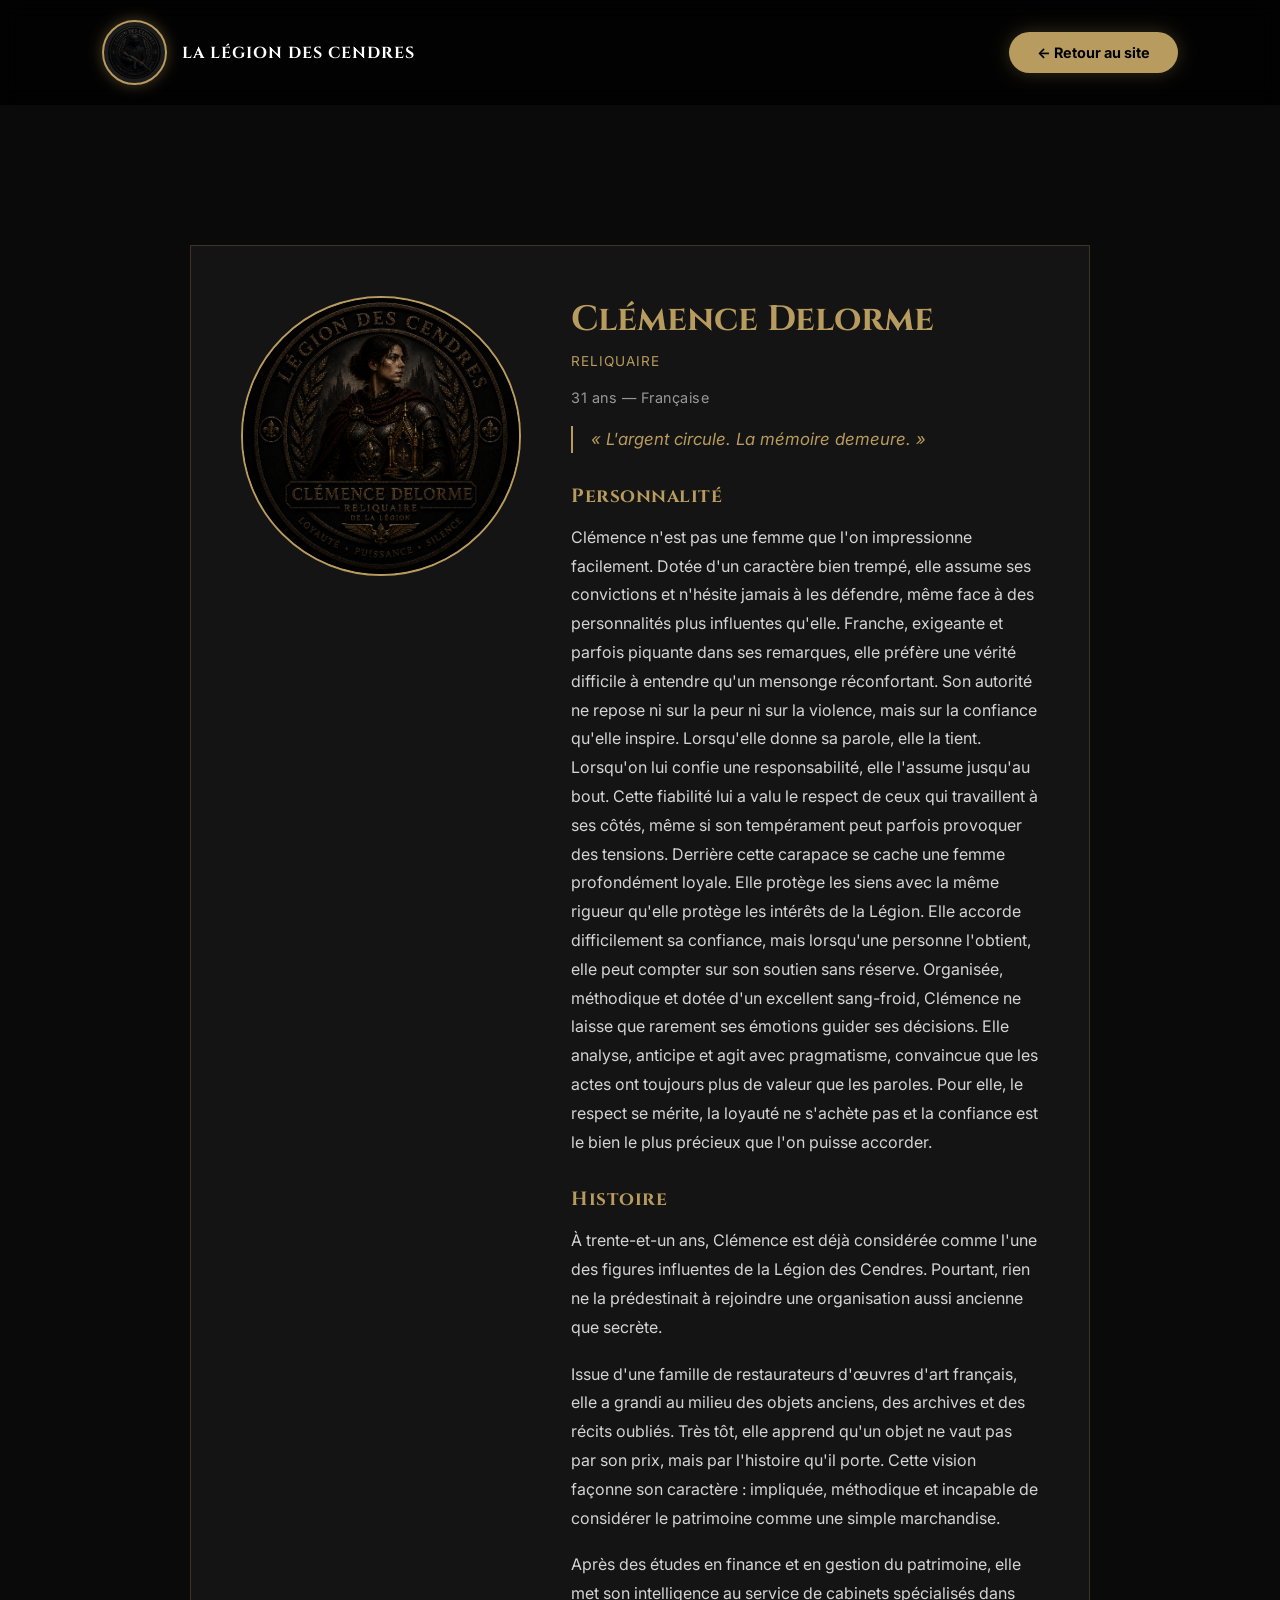
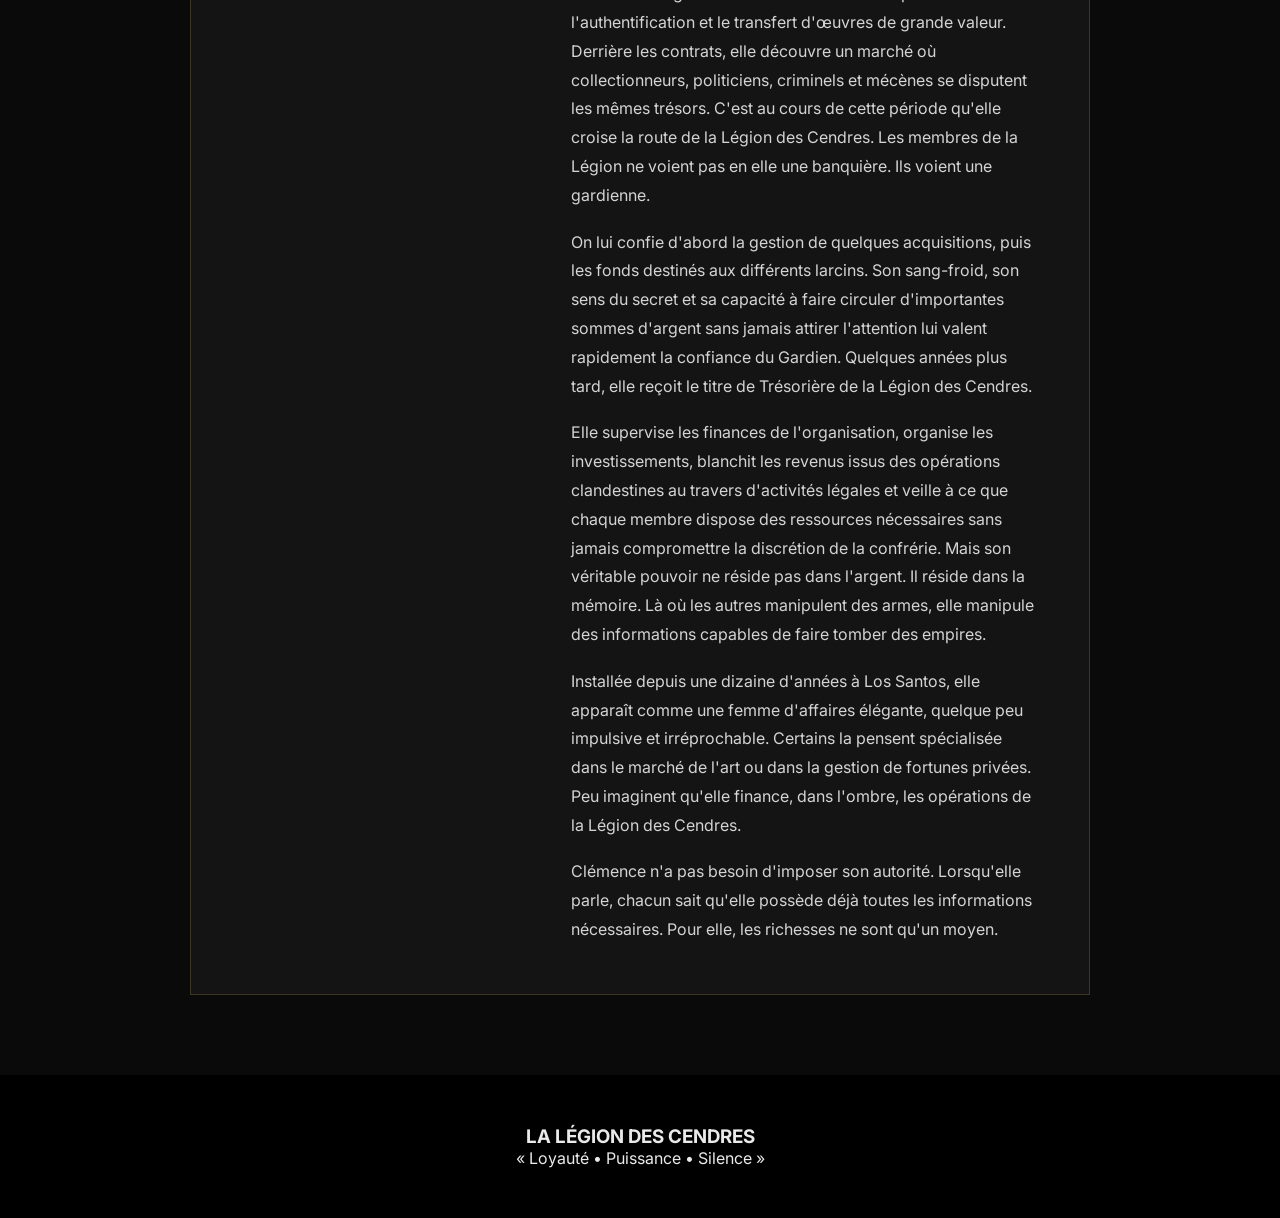
<file: equipe/clemence-delorme.html>
<!DOCTYPE html>
<html lang="fr">
<head>
    <meta charset="UTF-8">
    <meta name="viewport" content="width=device-width, initial-scale=1.0">
    <title>Fiche Membre — La Légion des Cendres</title>
    <link rel="preconnect" href="https://fonts.googleapis.com">
    <link href="https://fonts.googleapis.com/css2?family=Cinzel:wght@400;600;700&family=Inter:wght@300;400;500;600&display=swap" rel="stylesheet">
    <link rel="stylesheet" href="../style.css">
    <link rel="icon" type="image/png" href="../assets/img/logo.png">
</head>
<body class="fiche-page">

<header class="fiche-header">
    <a href="../index.html" class="logo">
        <img src="../assets/img/logo.png" alt="Logo Légion des Cendres">
        <span>LA LÉGION DES CENDRES</span>
    </a>
    <a href="../index.html" class="btn fiche-retour">← Retour au site</a>
</header>

<section class="fiche-membre">
    <div class="fiche-card" id="ficheCard">
        <p class="fiche-loading">Chargement de la fiche...</p>
    </div>
</section>

<footer>
    <h3>LA LÉGION DES CENDRES</h3>
    <p>« Loyauté • Puissance • Silence »</p>
</footer>

<script src="../equipe-fiche.js"></script>

</body>
</html>
</file>
<file: style.css>
*{
    margin:0;
    padding:0;
    box-sizing:border-box;
    scroll-behavior:smooth;
}

body{
    font-family:'Inter',sans-serif;
    background:#0a0a0a;
    color:#eaeaea;
    overflow-x:hidden;
    user-select:none;
    -webkit-user-select:none;
    -moz-user-select:none;
    -ms-user-select:none;
}

nav{
    position:fixed;
    width:100%;
    top:0;
    left:0;
    display:flex;
    justify-content:space-between;
    align-items:center;
    padding:20px 8%;
    background:rgba(0,0,0,.8);
    backdrop-filter:blur(10px);
    z-index:1000;
}

.logo{
    display:flex;
    align-items:center;
    gap:15px;
}

.logo span{
    font-family:'Cinzel',serif;
    font-weight:700;
    color:#fff;
    letter-spacing:1px;
}

.logo img{
    width:65px;
    height:65px;
    border-radius:50%;
    object-fit:cover;
    padding:4px;
    background:radial-gradient(circle,#2b2b2b 0%,#151515 100%);
    border:2px solid #b89b5e;
    box-shadow:0 0 15px rgba(184,155,94,.4);
    transition:.3s;
}

.logo img:hover{
    transform:scale(1.08);
    box-shadow:0 0 15px rgba(184,155,94,.6),0 0 30px rgba(184,155,94,.3);
}

nav ul{
    display:flex;
    list-style:none;
    gap:30px;
}

nav a{
    text-decoration:none;
    color:white;
    transition:.3s;
}

nav a:hover{
    color:#b89b5e;
}

.hero{
    position:relative;
    height:100vh;
    background:
    linear-gradient(rgba(0,0,0,.15),rgba(0,0,0,.35)),
    url("./assets/img/baniere.png");
    background-size:cover;
    background-position:center;
    background-repeat:no-repeat;
}

.hero-btn{
    position:absolute;
    left:50%;
    bottom:12%;
    transform:translateX(-50%);
}

.btn{
    padding:18px 50px;
    background:#b89b5e;
    color:#000;
    text-decoration:none;
    font-weight:700;
    font-size:1rem;
    border-radius:50px;
    box-shadow:0 0 20px rgba(184,155,94,.3);
    transition:.3s ease;
}

.btn:hover{
    box-shadow:0 0 30px rgba(184,155,94,.6);
}

.section{
    padding:120px 10%;
}

.dark{
    background:#131313;
}

.section h2{
    font-family:'Cinzel',serif;
    font-size:3rem;
    margin-bottom:40px;
    color:#b89b5e;
    text-align:center;
}

.section p{
    line-height:1.8;
    max-width:900px;
    margin:auto;
    text-align:center;
}

.cards{
    display:grid;
    grid-template-columns:repeat(auto-fit,minmax(250px,1fr));
    gap:30px;
    margin-top:50px;
}

.card{
    background:#1b1b1b;
    padding:40px;
    border:1px solid #333;
    text-align:center;
    transition:.4s;
}

.card:hover{
    transform:translateY(-10px);
    border-color:#b89b5e;
}

/* Organisation */

.hierarchy{
    display:flex;
    flex-direction:column;
    align-items:center;
    gap:80px;
    margin-top:70px;
}

.level{
    display:flex;
    justify-content:center;
    align-items:stretch;
    gap:40px;
    position:relative;
}

.level-1::after{
    content:"";
    position:absolute;
    width:2px;
    height:55px;
    background:#b89b5e;
    left:50%;
    bottom:-68px;
    transform:translateX(-50%);
}

.level-2::after{
    content:"";
    position:absolute;
    width:55%;
    height:2px;
    background:#b89b5e;
    bottom:-40px;
    left:22.5%;
}

.level-1 .grade-card{
    width:500px;
}

.level-2 .grade-card{
    width:420px;
}

.level-3 .grade-card{
    width:340px;
}

.grade-card{
    background:#141414;
    border:1px solid rgba(184,155,94,.25);
    overflow:hidden;
    transition:.4s ease;

    display:flex;
    flex-direction:column;

    min-height:650px;
}

.grade-card:hover{
    transform:translateY(-10px);
    border-color:#b89b5e;

    box-shadow:
        0 0 20px rgba(184,155,94,.15),
        0 0 40px rgba(184,155,94,.08);
}

.grade-card img{
    width:100%;
    height:auto;
    display:block;
    transition:.5s;
}

.grade-card:hover img{
    transform:scale(1.05);
}

.grade-content{
    padding:30px;

    display:flex;
    flex-direction:column;

    flex:1;

    text-align:center;
}

.grade-content h3{
    font-family:'Cinzel',serif;
    color:#b89b5e;
    margin-bottom:20px;
    font-size:2rem;
}

.grade-content p{
    color:#d4d4d4;
    line-height:1.7;

    min-height:90px;

    display:flex;
    align-items:center;
    justify-content:center;

    margin-bottom:25px;
}

.grade-btn{
    display:inline-block;

    padding:12px 25px;

    border:1px solid #b89b5e;

    color:#b89b5e;
    text-decoration:none;

    transition:.3s;

    margin-top:auto;
}

.grade-btn:hover{
    background:#b89b5e;
    color:#000;
}

.serment{
    padding:540px 10%;
    text-align:center;
    background:url("./assets/img/serment.png");
    background-size:cover;
    background-position:center;
}

blockquote{
    max-width:900px;
    margin:auto;
    font-size:1.4rem;
    line-height:2;
    background:rgba(0,0,0,.6);
    padding:50px;
}

form{
    max-width:700px;
    margin:auto;
    display:flex;
    flex-direction:column;
    gap:20px;
}

input,textarea{
    padding:15px;
    background:#1b1b1b;
    border:none;
    color:white;
}

textarea{
    height:180px;
    resize:none;
}

.custom-select{
    position:relative;
    width:100%;
}
.selected{
    background:#151515;
    border:1px solid #b89b5e;
    padding:15px;
    color:white;
    cursor:pointer;
    position:relative;
}
.selected::after{
    content:"";
    position:absolute;
    top:50%;
    right:20px;

    width:8px;
    height:8px;

    border-right:2px solid #b89b5e;
    border-bottom:2px solid #b89b5e;

    transform:translateY(-60%) rotate(45deg);

    pointer-events:none;
}
.options{
    position:absolute;
    width:100%;
    top:100%;
    left:0;
    background:#111;
    border:1px solid #b89b5e;
    border-top:none;
    display:none;
    z-index:100;
}
.options div{
    padding:15px;
    color:white;
    cursor:pointer;
    transition:.2s;
}
.options div:hover{
    background:#b89b5e;
    color:black;
}
.options.active{
    display:block;
}

button{
    padding:15px;
    background:#b89b5e;
    border:none;
    cursor:pointer;
    font-weight:bold;
}

footer{
    padding:50px;
    text-align:center;
    background:black;
}

.reveal{
    opacity:0;
    transform:translateY(50px);
    transition:1s;
}

.reveal.active{
    opacity:1;
    transform:translateY(0);
}

/* ========================= */
/* MODAL GRADES */
/* ========================= */

.modal{
    position:fixed;
    inset:0;

    background:rgba(0,0,0,.85);

    display:flex;
    justify-content:center;
    align-items:center;

    opacity:0;
    visibility:hidden;

    transition:.3s;

    z-index:99999;
}

.modal.active{
    opacity:1;
    visibility:visible;
}

.modal img{
    max-width:90%;
    max-height:90vh;

    border:2px solid #b89b5e;

    box-shadow:
        0 0 20px rgba(184,155,94,.3),
        0 0 40px rgba(184,155,94,.15);

    border-radius:10px;
}

.close-modal{
    position:absolute;

    top:20px;
    right:30px;

    font-size:3rem;
    color:#fff;

    cursor:pointer;

    transition:.3s;
}

.close-modal:hover{
    color:#b89b5e;
}

/* ========================= */
/* DROPDOWN ÉQUIPE */
/* ========================= */

.dropdown{
    position:relative;
}

.dropdown > a::after{
    content:"▾";
    margin-left:6px;
    font-size:.7rem;
    display:inline-block;
    transition:.25s;
}

.dropdown.open > a::after{
    transform:rotate(180deg);
}

.dropdown-menu{
    position:absolute;
    top:calc(100% + 20px);
    left:50%;
    transform:translateX(-50%) translateY(-8px);

    display:flex;
    flex-direction:column;
    gap:0;

    background:#111;
    border:1px solid #b89b5e;
    box-shadow:0 10px 30px rgba(0,0,0,.5);

    list-style:none;
    min-width:220px;
    max-height:320px;
    overflow-y:auto;

    padding:8px 0;

    opacity:0;
    visibility:hidden;
    pointer-events:none;
    transition:opacity .25s ease, transform .25s ease, visibility .25s;

    z-index:1001;
}

.dropdown.open .dropdown-menu{
    opacity:1;
    visibility:visible;
    pointer-events:auto;
    transform:translateX(-50%) translateY(0);
}

.dropdown-menu::-webkit-scrollbar{
    width:6px;
}

.dropdown-menu::-webkit-scrollbar-track{
    background:#111;
}

.dropdown-menu::-webkit-scrollbar-thumb{
    background:#b89b5e;
}

.dropdown-menu li{
    border-bottom:1px solid rgba(184,155,94,.15);
}

.dropdown-menu li:last-child{
    border-bottom:none;
}

.dropdown-menu li a{
    display:block;
    padding:12px 22px;
    white-space:nowrap;
    overflow:hidden;
    text-overflow:ellipsis;
    color:#eaeaea;
    font-size:.95rem;
    transition:.2s;
}

.dropdown-menu li a:hover{
    background:#b89b5e;
    color:#000;
    padding-left:28px;
}

.dropdown-empty{
    padding:12px 22px;
    color:#777;
    font-size:.85rem;
}

/* ========================= */
/* FICHE MEMBRE (equipe/<id>) */
/* ========================= */

.fiche-page{
    background:#0a0a0a;
}

.fiche-header{
    display:flex;
    justify-content:space-between;
    align-items:center;
    padding:20px 8%;
    background:rgba(0,0,0,.8);
    backdrop-filter:blur(10px);
}

.fiche-header .logo{
    display:flex;
    align-items:center;
    gap:15px;
    text-decoration:none;
}

.fiche-retour{
    padding:12px 28px;
    font-size:.9rem;
}

.fiche-membre{
    min-height:100vh;
    display:flex;
    align-items:center;
    justify-content:center;
    padding:140px 6% 80px;
}

.fiche-loading{
    color:#777;
}

.fiche-card{
    display:flex;
    gap:50px;
    max-width:900px;
    width:100%;
    background:#141414;
    border:1px solid rgba(184,155,94,.25);
    padding:50px;
}

.fiche-card img{
    width:280px;
    height:280px;
    object-fit:cover;
    border:2px solid #b89b5e;
    border-radius:50%;
    flex-shrink:0;
}

.fiche-content h2{
    font-family:'Cinzel',serif;
    color:#b89b5e;
    font-size:2.2rem;
    margin-bottom:10px;
}

.fiche-grade{
    color:#b89b5e;
    text-transform:uppercase;
    letter-spacing:1px;
    font-size:.85rem;
    margin-bottom:20px;
}

.fiche-infos{
    color:#999;
    font-size:.9rem;
    letter-spacing:.5px;
    margin-bottom:20px;
}

.fiche-citation{
    color:#b89b5e;
    font-style:italic;
    font-size:1.05rem;
    line-height:1.6;
    border-left:2px solid #b89b5e;
    padding-left:18px;
    margin-bottom:30px;
}

.fiche-sub-title{
    font-family:'Cinzel',serif;
    color:#b89b5e;
    font-size:1.2rem;
    letter-spacing:.5px;
    margin-bottom:14px;
    margin-top:10px;
}

.fiche-personnalite{
    line-height:1.8;
    color:#d4d4d4;
    margin-bottom:30px;
}

.fiche-description{
    line-height:1.8;
    color:#d4d4d4;
}

.fiche-description p{
    margin-bottom:18px;
}

.fiche-description p:last-child{
    margin-bottom:0;
}

@media(max-width:768px){

    nav{
        flex-direction:column;
        gap:20px;
    }

    nav ul{
        flex-wrap:wrap;
        justify-content:center;
    }

    .logo span{
        text-align:center;
        font-size:.9rem;
    }

    .section{
        padding:90px 6%;
    }

    .section h2{
        font-size:2.2rem;
    }

    .hero-btn{
        bottom:8%;
    }

    .level{
        flex-direction:column;
        align-items:center;
    }

    .level-1::after,
    .level-2::after{
        display:none;
    }

    .level-1 .grade-card,
    .level-2 .grade-card,
    .level-3 .grade-card{
        width:100%;
        max-width:450px;
    }

    .dropdown-menu{
        position:static;
        transform:none;
        width:100%;
        max-width:280px;
        text-align:center;
        border:none;
        background:transparent;
        max-height:none;
        opacity:1;
        visibility:visible;
        display:none;
        padding:0;
    }

    .dropdown.open .dropdown-menu{
        display:block;
    }

    .fiche-header{
        flex-direction:row;
        gap:10px;
        padding:15px 5%;
    }

    .fiche-header .logo span{
        display:none;
    }

    .fiche-retour{
        padding:10px 18px;
        font-size:.8rem;
    }

    .fiche-card{
        flex-direction:column;
        align-items:center;
        text-align:center;
        padding:30px;
    }

    .fiche-card img{
        width:200px;
        height:200px;
    }

    .fiche-citation{
        text-align:left;
    }

    .fiche-sub-title{
        text-align:center;
    }
}
</file>
